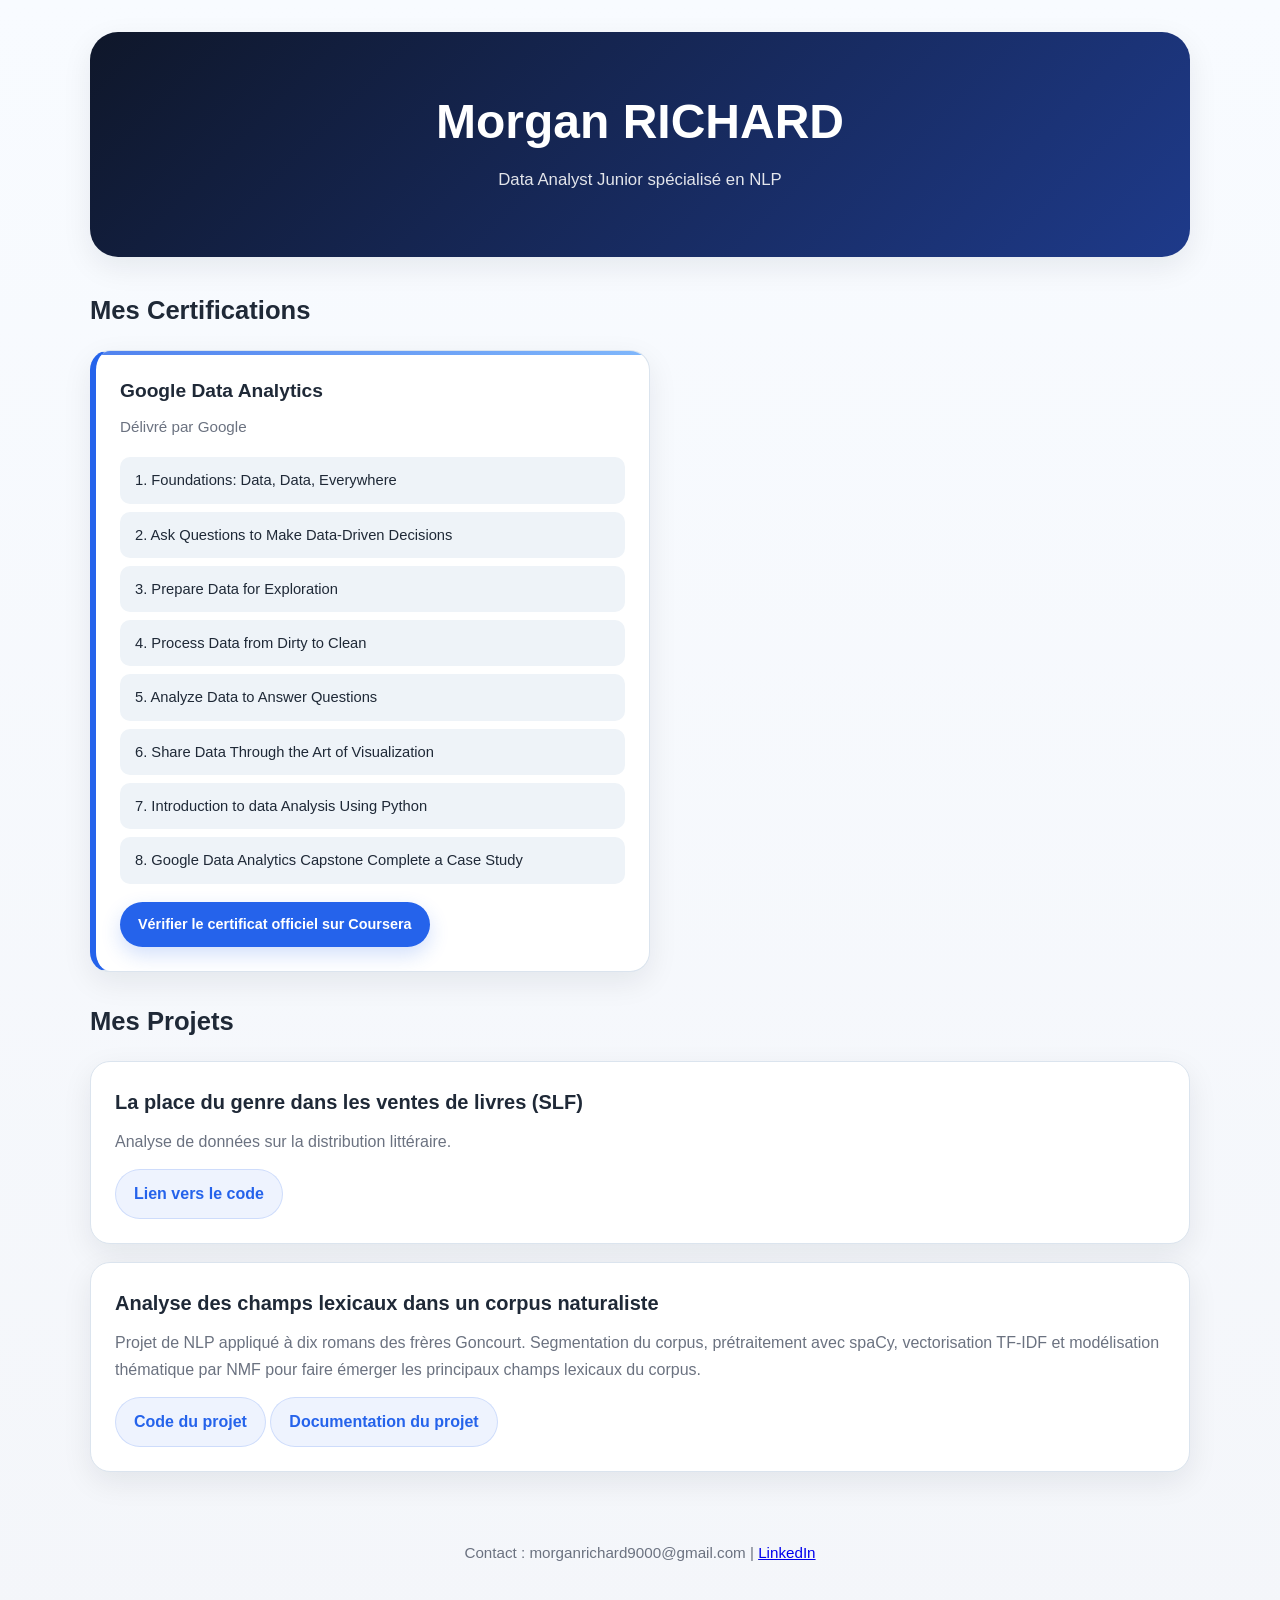
<file: index.html>
<!DOCTYPE html>
<html lang="fr">
<head>
    <meta charset="UTF-8">
    <meta name="viewport" content="width=device-width, initial-scale=1.0">
    <title>Portfolio | M. Morgan RICHARD</title>
    <link rel="stylesheet" href="style.css">
</head>
<body>
    <header>
        <h1>Morgan RICHARD</h1>
        <p>Data Analyst Junior spécialisé en NLP</p>
    </header>
    
    <section id="Certifications">
        <h2>Mes Certifications</h2>
        
        <div class="certif-container">
            <div class="certif-card">
                <h3>Google Data Analytics</h3>
                <p>Délivré par Google</p>
                <ul>
                    <li><a href="Certifications/Foundations_Data_Data_Everywhere.pdf" target="_blank">1. Foundations: Data, Data, Everywhere</a></li>
                    <li><a href="Certifications/Certificat_Ask_Questions_to_Make_Data_Driven_Decisions.pdf" target="_blank">2. Ask Questions to Make Data-Driven Decisions</a></li>
                    <li><a href="Certifications/Prepare_Data_for_Exploration.pdf" target="_blank">3. Prepare Data for Exploration</a></li>
                    <li><a href="Certifications/Process_Data_from_Dirty_to_Clean.pdf" target="_blank">4. Process Data from Dirty to Clean</a></li>
                    <li><a href="Certifications/Analyze_Data_to_Answer_Questions.pdf" target="_blank">5. Analyze Data to Answer Questions</a></li>
                    <li><a href="Certifications/Share_Data_Through_the_Art_of_Visualization.pdf" target="_blank">6. Share Data Through the Art of Visualization</a></li>
                    <li><a href="Certifications/Introduction_to_Data_Analysis_Using_Python.pdf" target="_blank">7. Introduction to data Analysis Using Python</a></li>
                    <li><a href="Certifications/Google_Data_Analytics_Capstone_Complete_a_Case_Study.pdf" target="_blank">8. Google Data Analytics Capstone Complete a Case Study</a></li>
                </ul>

                <a href="https://coursera.org/share/8f5a7817d93579d28793967000be2cc5" target="_blank" class="btn-coursera">
                    Vérifier le certificat officiel sur Coursera
                </a>
            </div>
        </div>
    </section>

    <section id="projets">
        <h2>Mes Projets</h2>
        <div class="projet-card">
            <h3>La place du genre dans les ventes de livres (SLF)</h3>
            <p>Analyse de données sur la distribution littéraire.</p>
            <a href="https://github.com/NagromLeBG/Projet-Fin-d-tudes-Master-2-" target="_blank" rel="noopener noreferrer" class="btn-projet">Lien vers le code </a>
        </div>

        <div class="projet-card">
            <h3>Analyse des champs lexicaux dans un corpus naturaliste</h3>
            <p>
                Projet de NLP appliqué à dix romans des frères Goncourt.
                Segmentation du corpus, prétraitement avec spaCy, vectorisation TF-IDF
                et modélisation thématique par NMF pour faire émerger les principaux
                champs lexicaux du corpus.
            </p>
            <a href="https://github.com/NagromLeBG/Champs_lexicaux_N-A" target="_blank" rel="noopener noreferrer" class="btn-projet">Code du projet</a>
            <a href="Projet/Analyse%20des%20champs%20lexicaux%20dans%20un%20corpus%20naturaliste/index.html" class="btn-projet">Documentation du projet</a>
        </div>
    </section>

    <footer>
        <p>Contact : morganrichard9000@gmail.com | <a href="https://www.linkedin.com/in/morgan-richard75015/" target="_blank" rel="noopener noreferrer">LinkedIn</a></p>
    </footer>
</body>
</html>
</file>
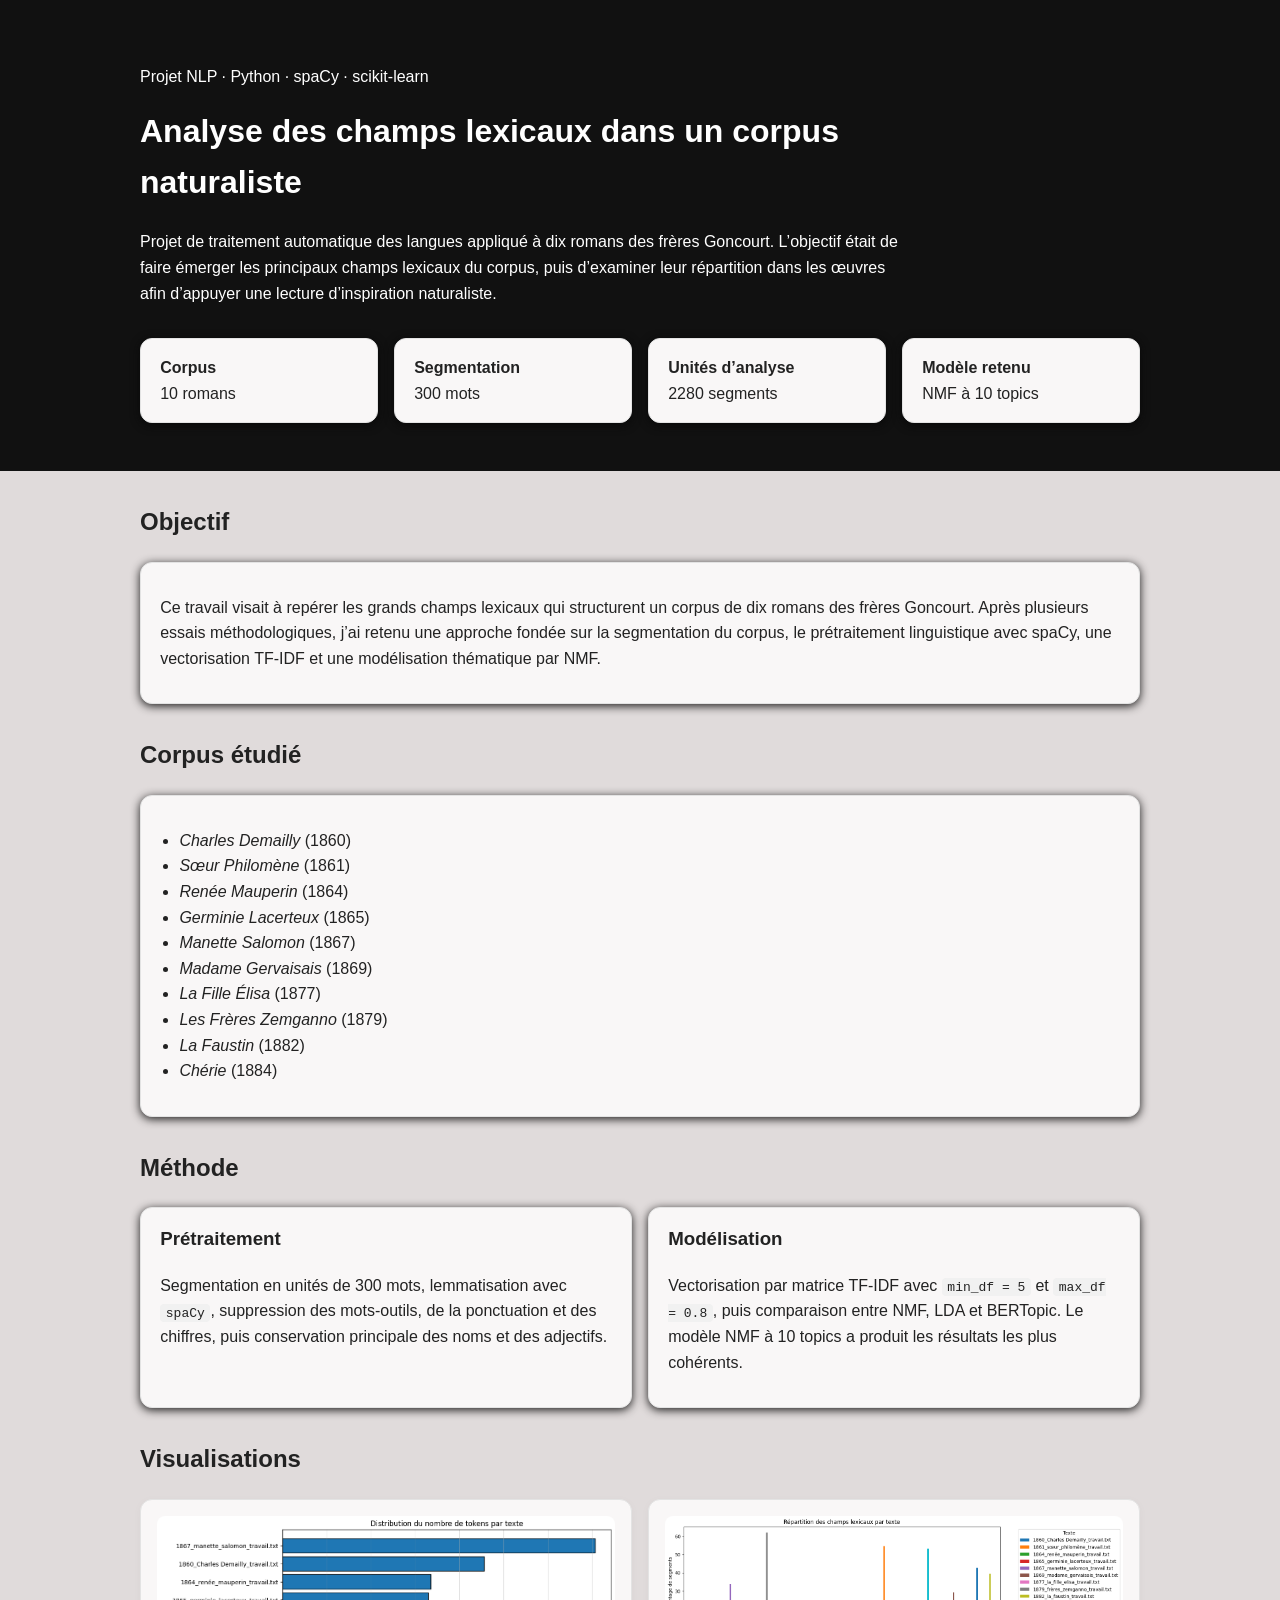
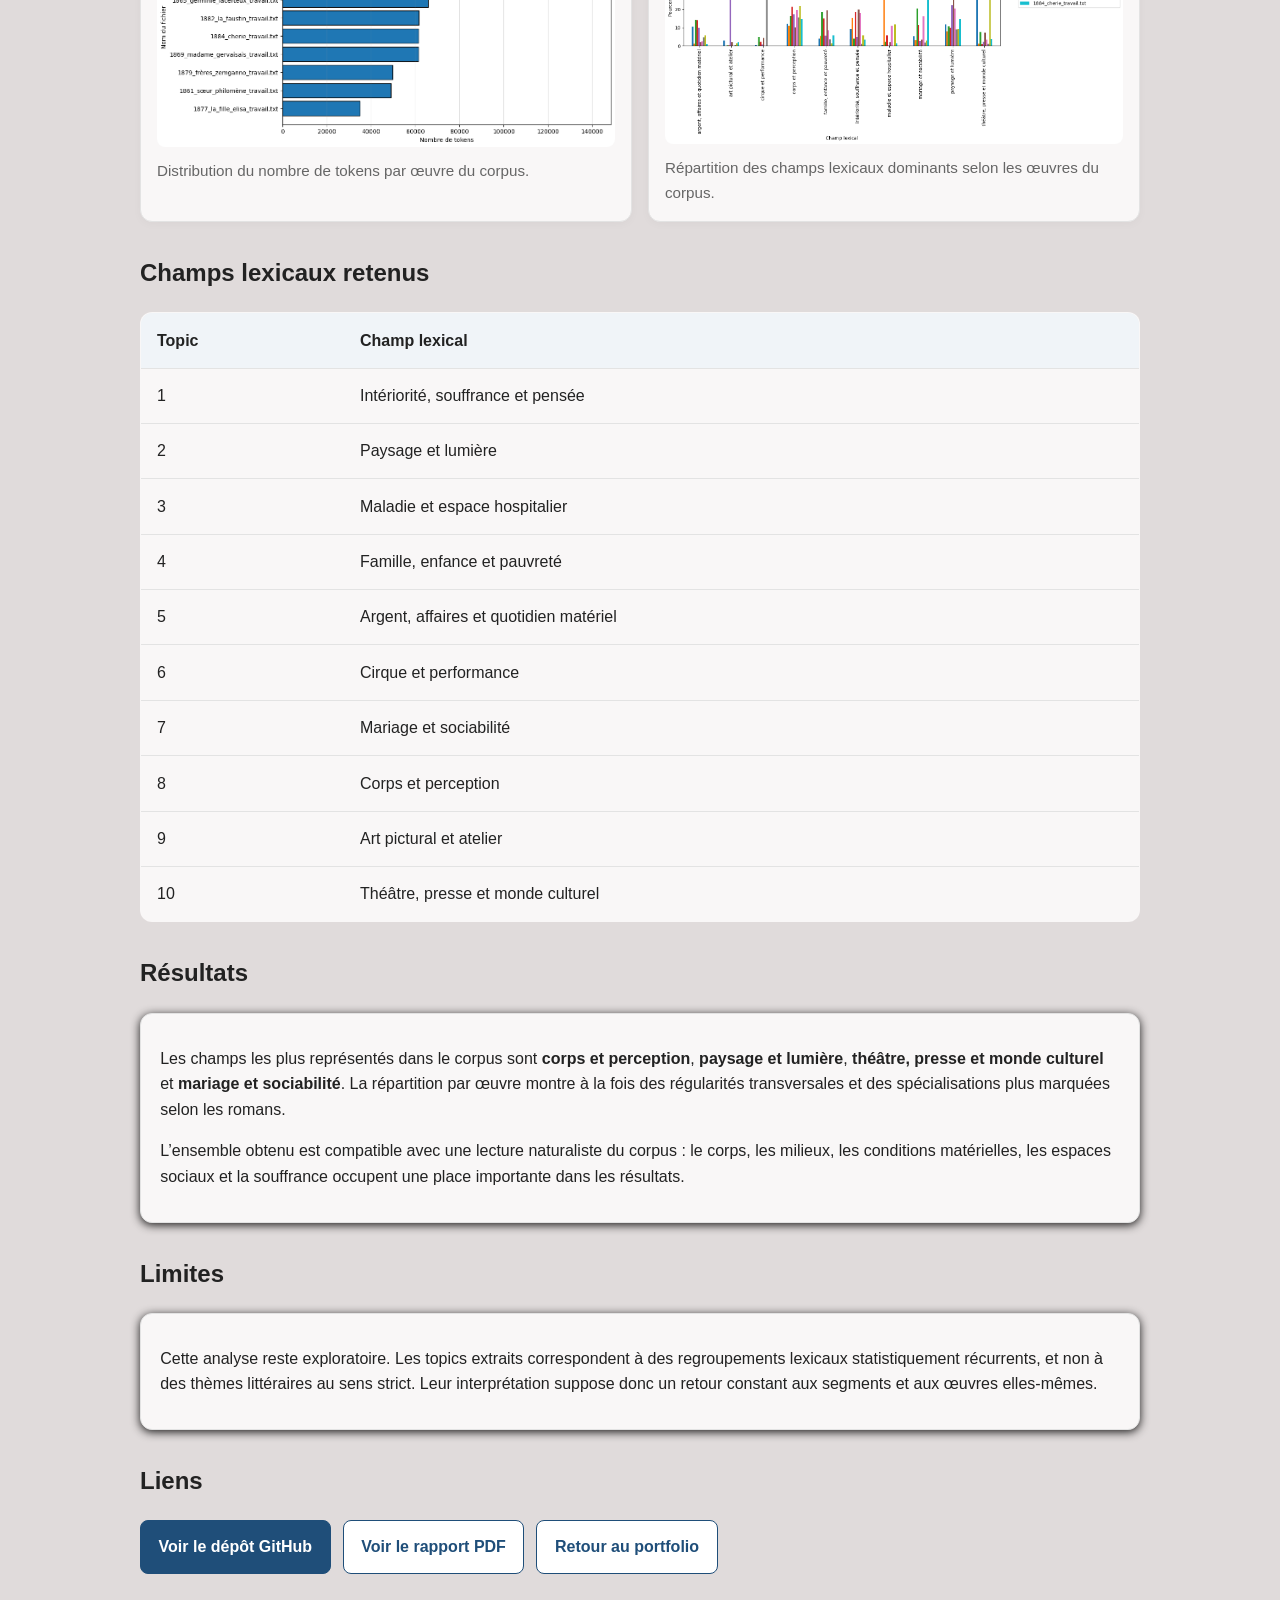
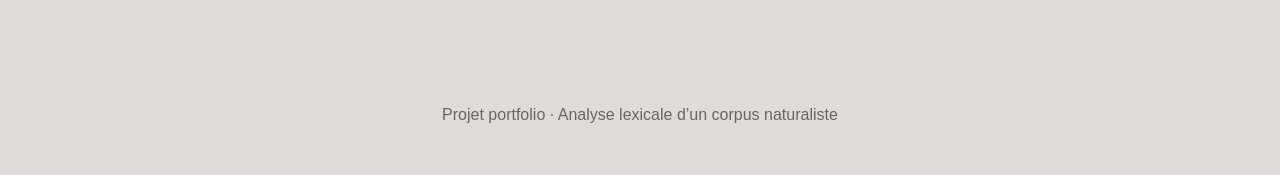
<file: Projet/Analyse des champs lexicaux dans un corpus naturaliste/index.html>
<!DOCTYPE html>
<html lang="fr">
<head>
  <meta charset="UTF-8" />
  <meta name="viewport" content="width=device-width, initial-scale=1.0" />
  <title>Analyse des champs lexicaux dans un corpus naturaliste</title>
  <link rel="stylesheet" href="style_Goncourt.css">
</head>
<body>
  <header>
    <div class="container">
      <div class="intro">
        <p>Projet NLP · Python · spaCy · scikit-learn</p>
        <h1>Analyse des champs lexicaux dans un corpus naturaliste</h1>
        <p>
          Projet de traitement automatique des langues appliqué à dix romans des frères Goncourt.
          L’objectif était de faire émerger les principaux champs lexicaux du corpus, puis d’examiner
          leur répartition dans les œuvres afin d’appuyer une lecture d’inspiration naturaliste.
        </p>
      </div>
      <div class="meta">
        <div class="meta-card"><strong>Corpus</strong><br />10 romans</div>
        <div class="meta-card"><strong>Segmentation</strong><br />300 mots</div>
        <div class="meta-card"><strong>Unités d’analyse</strong><br />2280 segments</div>
        <div class="meta-card"><strong>Modèle retenu</strong><br />NMF à 10 topics</div>
      </div>
    </div>
  </header>

  <main>
    <div class="container">
      <section>
        <h2>Objectif</h2>
        <div class="card">
          <p>
            Ce travail visait à repérer les grands champs lexicaux qui structurent un corpus de dix romans
            des frères Goncourt. Après plusieurs essais méthodologiques, j’ai retenu une approche fondée sur
            la segmentation du corpus, le prétraitement linguistique avec spaCy, une vectorisation TF-IDF et
            une modélisation thématique par NMF.
          </p>
        </div>
      </section>

      <section>
        <h2>Corpus étudié</h2>
        <div class="card">
          <ul>
            <li><em>Charles Demailly</em> (1860)</li>
            <li><em>Sœur Philomène</em> (1861)</li>
            <li><em>Renée Mauperin</em> (1864)</li>
            <li><em>Germinie Lacerteux</em> (1865)</li>
            <li><em>Manette Salomon</em> (1867)</li>
            <li><em>Madame Gervaisais</em> (1869)</li>
            <li><em>La Fille Élisa</em> (1877)</li>
            <li><em>Les Frères Zemganno</em> (1879)</li>
            <li><em>La Faustin</em> (1882)</li>
            <li><em>Chérie</em> (1884)</li>
          </ul>
        </div>
      </section>

      <section>
        <h2>Méthode</h2>
        <div class="grid">
          <div class="card">
            <h3>Prétraitement</h3>
            <p>
              Segmentation en unités de 300 mots, lemmatisation avec <code>spaCy</code>, suppression des mots-outils,
              de la ponctuation et des chiffres, puis conservation principale des noms et des adjectifs.
            </p>
          </div>
          <div class="card">
            <h3>Modélisation</h3>
            <p>
              Vectorisation par matrice TF-IDF avec <code>min_df = 5</code> et <code>max_df = 0.8</code>, puis comparaison
              entre NMF, LDA et BERTopic. Le modèle NMF à 10 topics a produit les résultats les plus cohérents.
            </p>
          </div>
        </div>
      </section>

      <section>
        <h2>Visualisations</h2>
        <div class="grid">
          <figure>
            <img src="images/tokens_par_textes.png" alt="Distribution du nombre de tokens par œuvre" />
            <figcaption>Distribution du nombre de tokens par œuvre du corpus.</figcaption>
          </figure>
          <figure>
            <img src="images/champs_lexicaux_par_textes.png" alt="Répartition des champs lexicaux par œuvre" />
            <figcaption>Répartition des champs lexicaux dominants selon les œuvres du corpus.</figcaption>
          </figure>
        </div>
      </section>

      <section>
        <h2>Champs lexicaux retenus</h2>
        <table class="themes-table">
          <thead>
            <tr>
              <th>Topic</th>
              <th>Champ lexical</th>
            </tr>
          </thead>
          <tbody>
            <tr><td>1</td><td>Intériorité, souffrance et pensée</td></tr>
            <tr><td>2</td><td>Paysage et lumière</td></tr>
            <tr><td>3</td><td>Maladie et espace hospitalier</td></tr>
            <tr><td>4</td><td>Famille, enfance et pauvreté</td></tr>
            <tr><td>5</td><td>Argent, affaires et quotidien matériel</td></tr>
            <tr><td>6</td><td>Cirque et performance</td></tr>
            <tr><td>7</td><td>Mariage et sociabilité</td></tr>
            <tr><td>8</td><td>Corps et perception</td></tr>
            <tr><td>9</td><td>Art pictural et atelier</td></tr>
            <tr><td>10</td><td>Théâtre, presse et monde culturel</td></tr>
          </tbody>
        </table>
      </section>

      <section>
        <h2>Résultats</h2>
        <div class="card">
          <p>
            Les champs les plus représentés dans le corpus sont <strong>corps et perception</strong>,
            <strong>paysage et lumière</strong>, <strong>théâtre, presse et monde culturel</strong> et
            <strong>mariage et sociabilité</strong>. La répartition par œuvre montre à la fois des régularités
            transversales et des spécialisations plus marquées selon les romans.
          </p>
          <p>
            L’ensemble obtenu est compatible avec une lecture naturaliste du corpus : le corps, les milieux,
            les conditions matérielles, les espaces sociaux et la souffrance occupent une place importante dans
            les résultats.
          </p>
        </div>
      </section>

      <section>
        <h2>Limites</h2>
        <div class="card">
          <p>
            Cette analyse reste exploratoire. Les topics extraits correspondent à des regroupements lexicaux
            statistiquement récurrents, et non à des thèmes littéraires au sens strict. Leur interprétation
            suppose donc un retour constant aux segments et aux œuvres elles-mêmes.
          </p>
        </div>
      </section>

      <section>
        <h2>Liens</h2>
        <div class="buttons">
          <a class="button" href="https://github.com/NagromLeBG/Champs_lexicaux_N-A" target="_blank" rel="noreferrer">Voir le dépôt GitHub</a>
          <a class="button secondary" href="images/Champs_lexicaux_Goncourt.pdf" target="_blank" rel="noreferrer">Voir le rapport PDF</a>
          <a class="button secondary" href="../../index.html">Retour au portfolio</a>
        </div>
      </section>
    </div>
  </main>

  <footer>
    <div class="container">
      Projet portfolio · Analyse lexicale d’un corpus naturaliste
    </div>
  </footer>
</body>
</html>
</file>
<file: style.css>
body {
    font-family: Arial, sans-serif;
    line-height: 1.6;
    margin: 0;
    padding: 20px;
    background-color: #ffffff;
}

header {
    text-align: center;
    padding: 50px  ;
    background: #bebdbd;
    color: #4e92d6;
    border-radius: 25px;
}

.projet-card {
    background: #fff;
    padding: 15px;
    margin: 20px 0;
    border-radius: 8px;
    box-shadow: 0 2px 5px rgba(0,0,0,0.1);
}

/* Conteneur principal plus petit et aligné à gauche */
.certif-card {
    background: #ffffff;
    border-radius: 8px;
    padding: 20px;
    box-shadow: 0 2px 10px rgba(0,0,0,0.08);
    max-width: 450px; /* Réduit la largeur pour que ce soit moins gros */
    margin: 20px 0;    /* Aligne à gauche (marge 0 à droite) */
    
    /* L'encoche bleue à l'intérieur du carré blanc */
    border-left: 6px solid #4285F4; 
    border-top: 1px solid #eee;   /* Petite bordure légère pour fermer le carré */
    border-right: 1px solid #eee;
    border-bottom: 1px solid #eee;
}

.certif-card h3 {
    margin: 0 0 5px 0;
    font-size: 1.2em;
    color: #333;
}

.certif-card p {
    margin: 0 0 15px 0;
    font-size: 0.9em;
    color: #666;
}

/* Liste des modules plus compacte */
.certif-card ul {
    list-style: none;
    padding: 0;
    margin-bottom: 15px;
}

.certif-card li {
    margin-bottom: 6px;
}

.certif-card li a {
    display: block;
    padding: 8px 12px;
    background-color: #f8f9fa;
    color: #444;
    text-decoration: none;
    border-radius: 4px;
    font-size: 0.85em; /* Texte plus petit */
    border: 1px solid #f0f0f0;
}

.certif-card li a:hover {
    background-color: #edf2ff;
    border-color: #4285F4;
}

/* Bouton Coursera plus fin */
.btn-coursera {
    display: inline-block; /* Ne prend que la largeur nécessaire */
    padding: 10px 20px;
    background-color: #2a5bd7;
    color: white !important;
    text-decoration: none;
    border-radius: 6px;
    font-weight: bold;
    font-size: 0.85em;
    transition: background 0.3s;
}

.btn-coursera:hover {
    background-color: #1d3f99;
}

/* Style rapide pour les boutons de projets */
.btn-projet {
    display: inline-block;
    margin-top: 10px;
    color: #007bff;
    text-decoration: none;
    font-weight: bold;
}
:root {
    --bg: #f6f8fb;
    --surface: #ffffff;
    --surface-alt: #eef3f8;
    --text: #1f2937;
    --muted: #6b7280;
    --primary: #2563eb;
    --primary-dark: #1d4ed8;
    --border: #dbe4ee;
    --shadow: 0 10px 30px rgba(15, 23, 42, 0.08);
    --radius-lg: 20px;
    --radius-md: 14px;
    --radius-sm: 10px;
    --content-width: 1100px;
}

* {
    box-sizing: border-box;
}

html {
    scroll-behavior: smooth;
}

body {
    font-family: Inter, Arial, sans-serif;
    line-height: 1.65;
    margin: 0;
    padding: 32px 20px 48px;
    background: linear-gradient(180deg, #f8fbff 0%, #f4f6fa 100%);
    color: var(--text);
}

header,
main,
footer,
section {
    width: min(100%, var(--content-width));
    margin-left: auto;
    margin-right: auto;
}

header {
    text-align: center;
    padding: 64px 32px;
    background: linear-gradient(135deg, #0f172a 0%, #1e3a8a 100%);
    color: #ffffff;
    border-radius: 28px;
    box-shadow: var(--shadow);
    margin-bottom: 32px;
}

header h1,
header h2,
header p {
    margin-left: auto;
    margin-right: auto;
    max-width: 760px;
}

header h1,
header h2 {
    margin-top: 0;
    margin-bottom: 12px;
    font-size: clamp(2rem, 4vw, 3rem);
    line-height: 1.1;
    color: #ffffff;
}

header p {
    margin-bottom: 0;
    color: rgba(255, 255, 255, 0.88);
    font-size: 1.05rem;
}

section {
    margin-bottom: 28px;
}

section h2 {
    font-size: 1.6rem;
    margin: 0 0 16px;
    color: var(--text);
}

.projet-card,
.certif-card {
    background: var(--surface);
    border: 1px solid var(--border);
    border-radius: var(--radius-lg);
    box-shadow: var(--shadow);
    transition: transform 0.2s ease, box-shadow 0.2s ease, border-color 0.2s ease;
}

.projet-card:hover,
.certif-card:hover {
    transform: translateY(-4px);
    box-shadow: 0 16px 40px rgba(15, 23, 42, 0.12);
    border-color: #c8d6e5;
}

.projet-card {
    padding: 24px;
    margin: 18px 0;
}

.projet-card h3 {
    margin-top: 0;
    margin-bottom: 10px;
    font-size: 1.25rem;
    color: var(--text);
}

.projet-card p {
    margin: 0;
    color: var(--muted);
}

.certif-card {
    position: relative;
    padding: 24px;
    max-width: 560px;
    margin: 18px 0;
    border-left: 6px solid var(--primary);
    overflow: hidden;
}

.certif-card::before {
    content: "";
    position: absolute;
    inset: 0 0 auto 0;
    height: 4px;
    background: linear-gradient(90deg, var(--primary), #60a5fa);
    opacity: 0.8;
}

.certif-card h3 {
    margin: 0 0 8px 0;
    font-size: 1.2rem;
    color: var(--text);
}

.certif-card p {
    margin: 0 0 18px 0;
    font-size: 0.95em;
    color: var(--muted);
}

.certif-card ul {
    list-style: none;
    padding: 0;
    margin: 0 0 18px 0;
}

.certif-card li {
    margin-bottom: 8px;
}

.certif-card li:last-child {
    margin-bottom: 0;
}

.certif-card li a {
    display: block;
    padding: 10px 14px;
    background-color: var(--surface-alt);
    color: var(--text);
    text-decoration: none;
    border-radius: var(--radius-sm);
    font-size: 0.92em;
    border: 1px solid transparent;
    transition: background-color 0.2s ease, border-color 0.2s ease, transform 0.2s ease;
}

.certif-card li a:hover {
    background-color: #e9f1ff;
    border-color: #93c5fd;
    transform: translateX(3px);
}

.btn-coursera,
.btn-projet {
    display: inline-flex;
    align-items: center;
    justify-content: center;
    gap: 8px;
    padding: 11px 18px;
    border-radius: 999px;
    text-decoration: none;
    font-weight: 700;
    transition: transform 0.2s ease, background-color 0.2s ease, color 0.2s ease, box-shadow 0.2s ease;
}

.btn-coursera {
    background-color: var(--primary);
    color: #ffffff !important;
    font-size: 0.9em;
    box-shadow: 0 8px 20px rgba(37, 99, 235, 0.2);
}

.btn-coursera:hover {
    background-color: var(--primary-dark);
    transform: translateY(-2px);
}

.btn-projet {
    margin-top: 14px;
    color: var(--primary);
    background: rgba(37, 99, 235, 0.08);
    border: 1px solid rgba(37, 99, 235, 0.16);
}

.btn-projet:hover {
    color: #ffffff;
    background: var(--primary);
    transform: translateY(-2px);
}

img {
    max-width: 100%;
    height: auto;
}

footer {
    width: min(100%, var(--content-width));
    margin: 12px auto 0;
    padding: 24px 8px 0;
    color: var(--muted);
    text-align: center;
    font-size: 0.95rem;
}

@media (max-width: 768px) {
    body {
        padding: 18px 14px 36px;
    }

    header {
        padding: 40px 20px;
        border-radius: 22px;
    }

    .projet-card,
    .certif-card {
        padding: 20px;
        border-radius: 16px;
    }

    .certif-card {
        max-width: 100%;
    }
}
</file>
<file: Projet/Analyse des champs lexicaux dans un corpus naturaliste/style_Goncourt.css>
:root {
      --bg: #e0dbdb;
      --card: #f9f7f7;
      --text: #222222;
      --muted: #666666;
      --accent: #1f4e79;
      --border: #e3e3e3;
    }

    * {
      box-sizing: border-box;
    }

    body {
      margin: 0;
      font-family: Arial, Helvetica, sans-serif;
      line-height: 1.6;
      color: var(--text);
      background: var(--bg);
    }

    header {
      background: #111111;
      color: white;
      padding: 3rem 1.5rem;
    }

    .container {
      max-width: 1000px;
      margin: 0 auto;
    }

    h1, h2, h3 {
      margin-top: 0;
    }

    .intro {
      max-width: 760px;
    }

    .meta {
      display: grid;
      grid-template-columns: repeat(auto-fit, minmax(180px, 1fr));
      gap: 1rem;
      margin-top: 2rem;
    }

    .meta-card {
      background: var(--card);
      border: 1px solid var(--border);
      border-radius: 12px;
      padding: 1rem 1.2rem;
      box-shadow: 0 2px 10px rgb(9, 9, 9);
      color: var(--text);
    }
    .card {
      background: var(--card);
      border: 1px solid var(--border);
      border-radius: 12px;
      padding: 1rem 1.2rem;
      box-shadow: 0 2px 10px rgb(26, 25, 25);
    }

    main {
      padding: 2rem 1.5rem 4rem;
    }

    section {
      margin-bottom: 2rem;
    }

    .grid {
      display: grid;
      grid-template-columns: repeat(auto-fit, minmax(280px, 1fr));
      gap: 1rem;
    }

    .themes-table {
      width: 100%;
      border-collapse: collapse;
      background: var(--card);
      border-radius: 12px;
      overflow: hidden;
      border: 1px solid var(--border);
    }

    .themes-table th,
    .themes-table td {
      padding: 0.9rem 1rem;
      text-align: left;
      border-bottom: 1px solid var(--border);
    }

    .themes-table th {
      background: #f0f4f8;
    }

    .themes-table tr:last-child td {
      border-bottom: none;
    }

    figure {
      margin: 0;
      background: var(--card);
      border: 1px solid var(--border);
      border-radius: 12px;
      padding: 1rem;
      box-shadow: 0 2px 10px rgba(0, 0, 0, 0.03);
    }

    figure img {
      width: 100%;
      height: auto;
      border-radius: 8px;
      display: block;
    }

    figcaption {
      margin-top: 0.75rem;
      color: var(--muted);
      font-size: 0.95rem;
    }

    .buttons {
      display: flex;
      flex-wrap: wrap;
      gap: 0.75rem;
      margin-top: 1.25rem;
    }

    .button {
      display: inline-block;
      padding: 0.8rem 1.1rem;
      border-radius: 8px;
      text-decoration: none;
      border: 1px solid var(--accent);
      color: white;
      background: var(--accent);
      font-weight: bold;
    }

    .button.secondary {
      background: white;
      color: var(--accent);
    }

    ul {
      padding-left: 1.2rem;
    }

    footer {
      padding: 2rem 1.5rem 3rem;
      color: var(--muted);
      text-align: center;
    }

    code {
      background: #f1f1f1;
      padding: 0.1rem 0.35rem;
      border-radius: 4px;
    }
</file>
